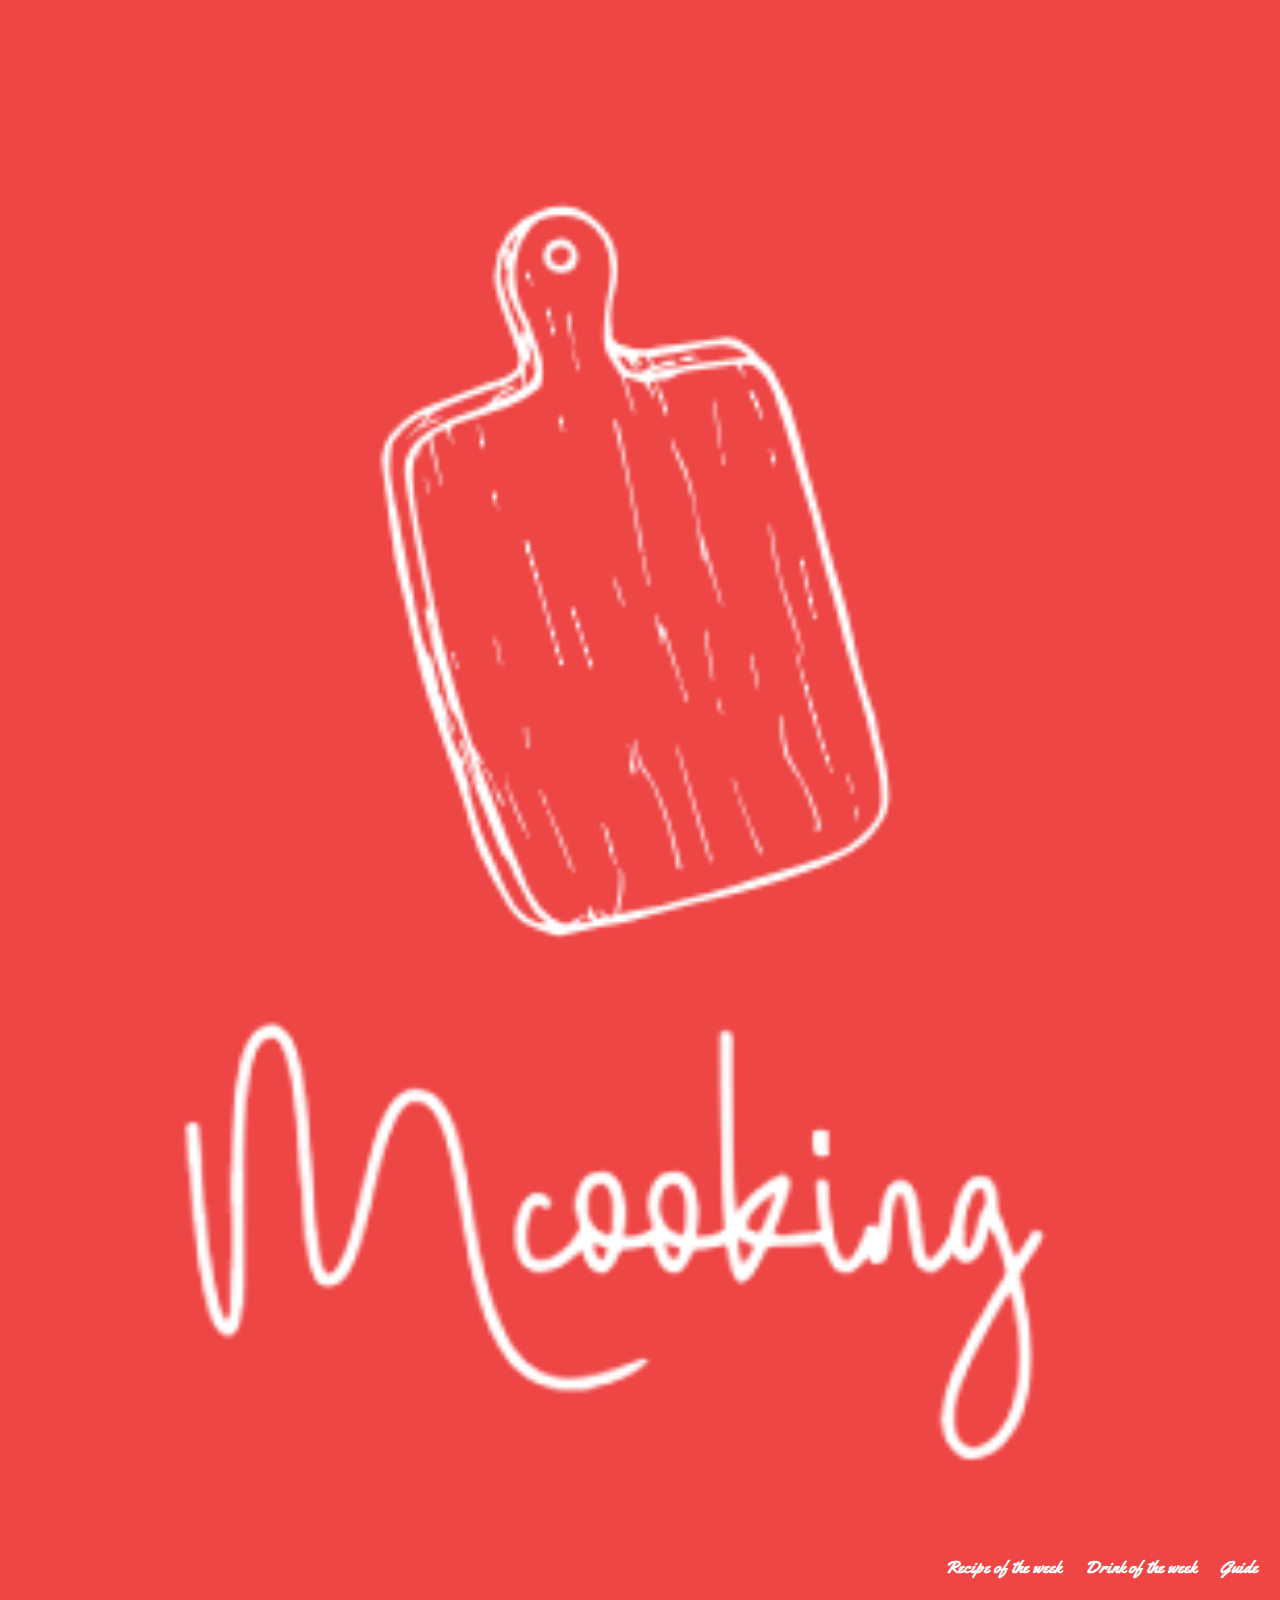
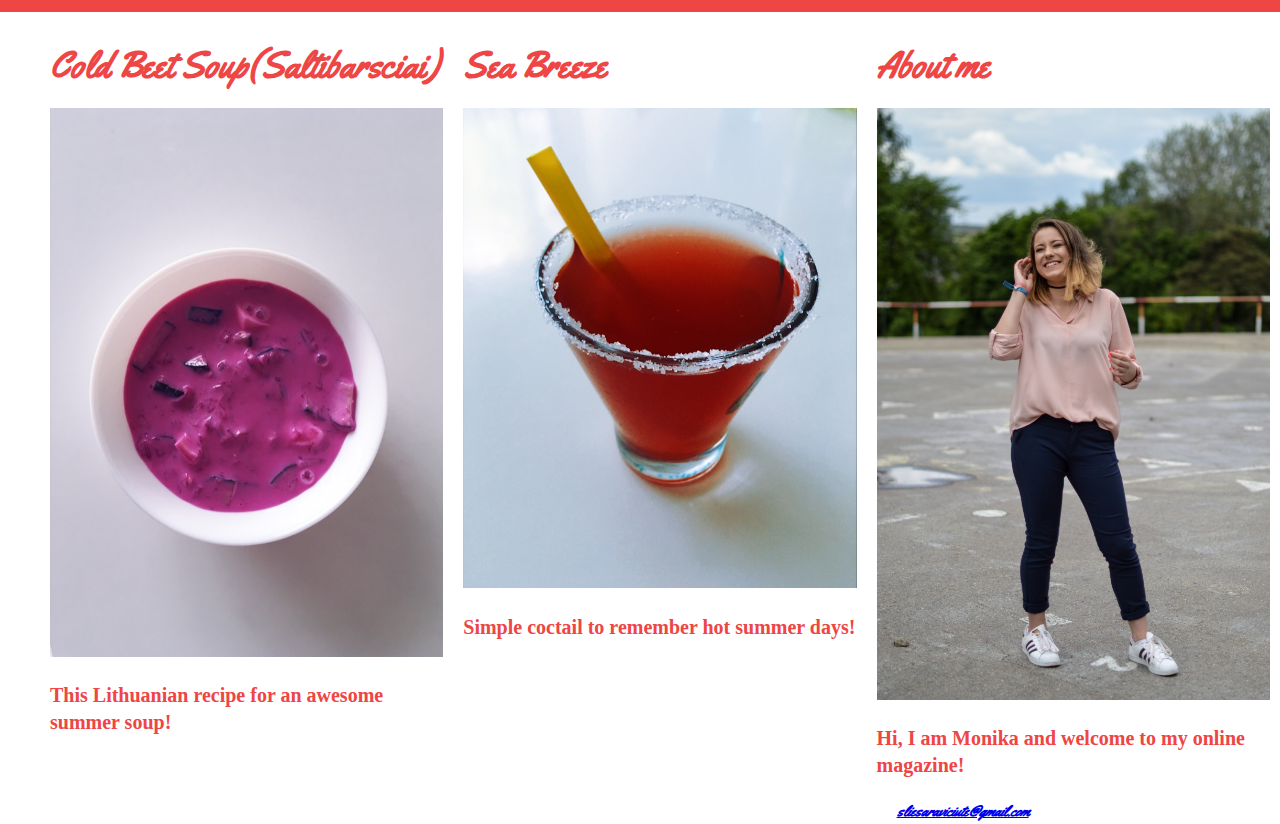
<file: 2018-autumn/exercise2-github/subfolder/monikasliesaraviciute/index.html>
<!DOCTYPE html>
<html lang="en">
<head>
   <link rel="shortcut icon" href="image/logoweb.png"/>
  <title>Mcooking</title>
   <link href="css/style.css" rel="stylesheet" type="text/css" />
    <meta charset="UTF-8">
 <meta name="viewport" content="width=device-width, initial-scale=1">
</head>
<body>

<div class="header">
 <img src="image/logo.png" width="50" alt="logo">
  <a href="#default" class="logo"></a>
  <div class="header-right">
    <a  href="recipe%20of%20the%20week.html">Recipe of the week</a>
    <a href="drinkoftheweek.html">Drink of the week</a>
    <a href="guide.html">Guide</a>
  </div>
</div>

<div title="recipe">
 <link rel="stylesheet" type="text/css" href="//fonts.googleapis.com/css?family=Yellowtail" /> 
<div class="row">
  <div class="column">
    <h2>Cold Beet Soup(Saltibarsciai)</h2>
    <img src="image/IMG_E5068.JPG" width="200" alt="soup">
    <p>This Lithuanian recipe for an awesome summer soup!</p>
  </div>
  <div class="column">
    <h2>Sea Breeze</h2>
    <img src="image/IMG_E5071.JPG" width="225" alt="seabreeze">
    <p>Simple coctail to remember hot summer days!</p>
  </div>
  <div class="column">
    <h2>About me</h2>
    <img src="image/monika.jpg" width="190" alt="Monika">
    <p>Hi, I am Monika and welcome to my online magazine!</p> 
    <div class="adress">
    <address><a href="mailto://sliesaraviciute@gmail.com">sliesaraviciute@gmail.com</a></address>
     </div>
    </div>
      </div>
    </div>
</body>
</html>
</file>
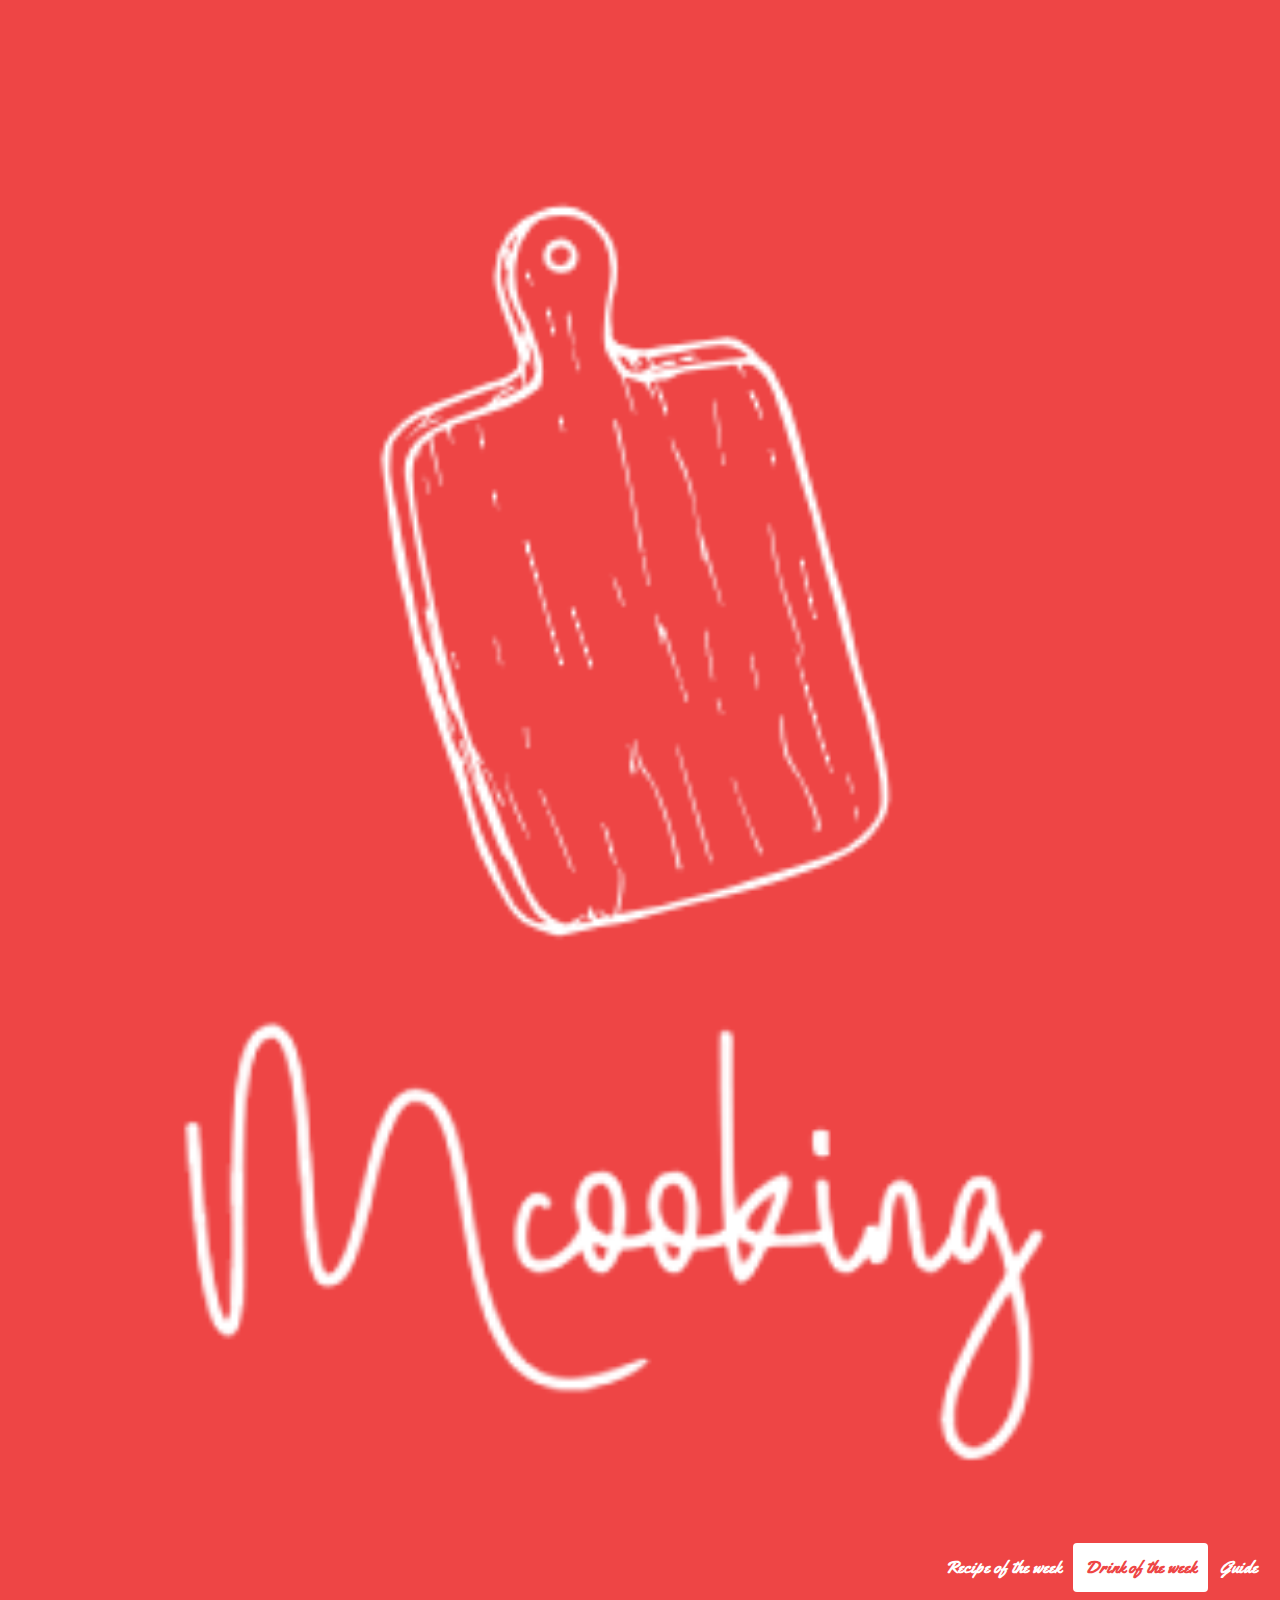
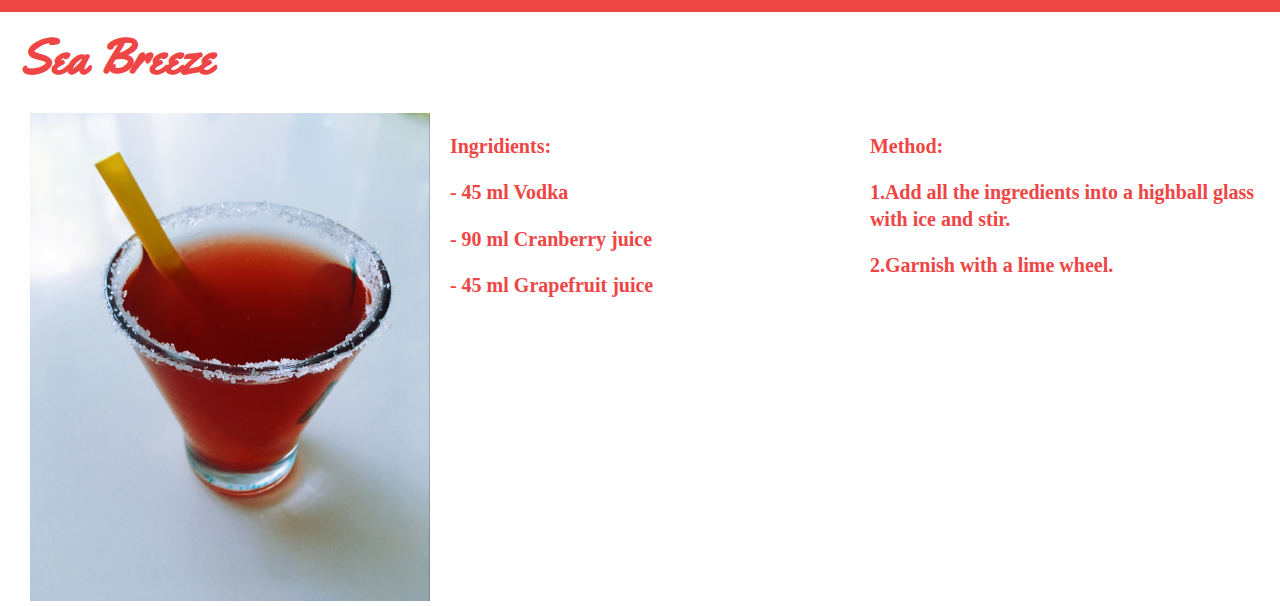
<file: 2018-autumn/exercise2-github/subfolder/monikasliesaraviciute/drinkoftheweek.html>
<!DOCTYPE html>
<html lang="en">
<head>
    <meta charset="UTF-8">
       <link href="css/style.css" rel="stylesheet" type="text/css" />
        <meta name="viewport" content="width=device-width, initial-scale=1">
        <link rel="stylesheet" type="text/css" href="//fonts.googleapis.com/css?family=Yellowtail" /> 
  <link rel="shortcut icon" href="image/logoweb.png"/>
    <title>Mcooking</title>
</head>
<body>
    <div class="header">
 <img src="image/logo.png" width="50" alt="logo">
  <a href="#default" class="logo"></a>
  <div class="header-right">
    <a href="recipe%20of%20the%20week.html">Recipe of the week</a>
    <a class="active" href="drinkoftheweek.html">Drink of the week</a>
    <a href="guide.html">Guide</a>
        </div>
        </div>
    <div title="recipe"></div>
  <div class="row">
  <h1>Sea Breeze</h1>
  <div class="column">
  <img src="image/IMG_E5071.JPG" width="360" alt="seabreeze">
      </div>
      <div class="column">
          <p>Ingridients:</p>
          <p>- 45 ml Vodka</p>
          <p>- 90 ml Cranberry juice</p>
          <p>- 45 ml Grapefruit juice</p>
      </div>
      <div class="column">
      <p>Method:</p>
      <p>1.Add all the ingredients into a highball glass with ice and stir.</p>
      <p>2.Garnish with a lime wheel.</p>
    </div>
    </div>
    </body>
</html>
</file>
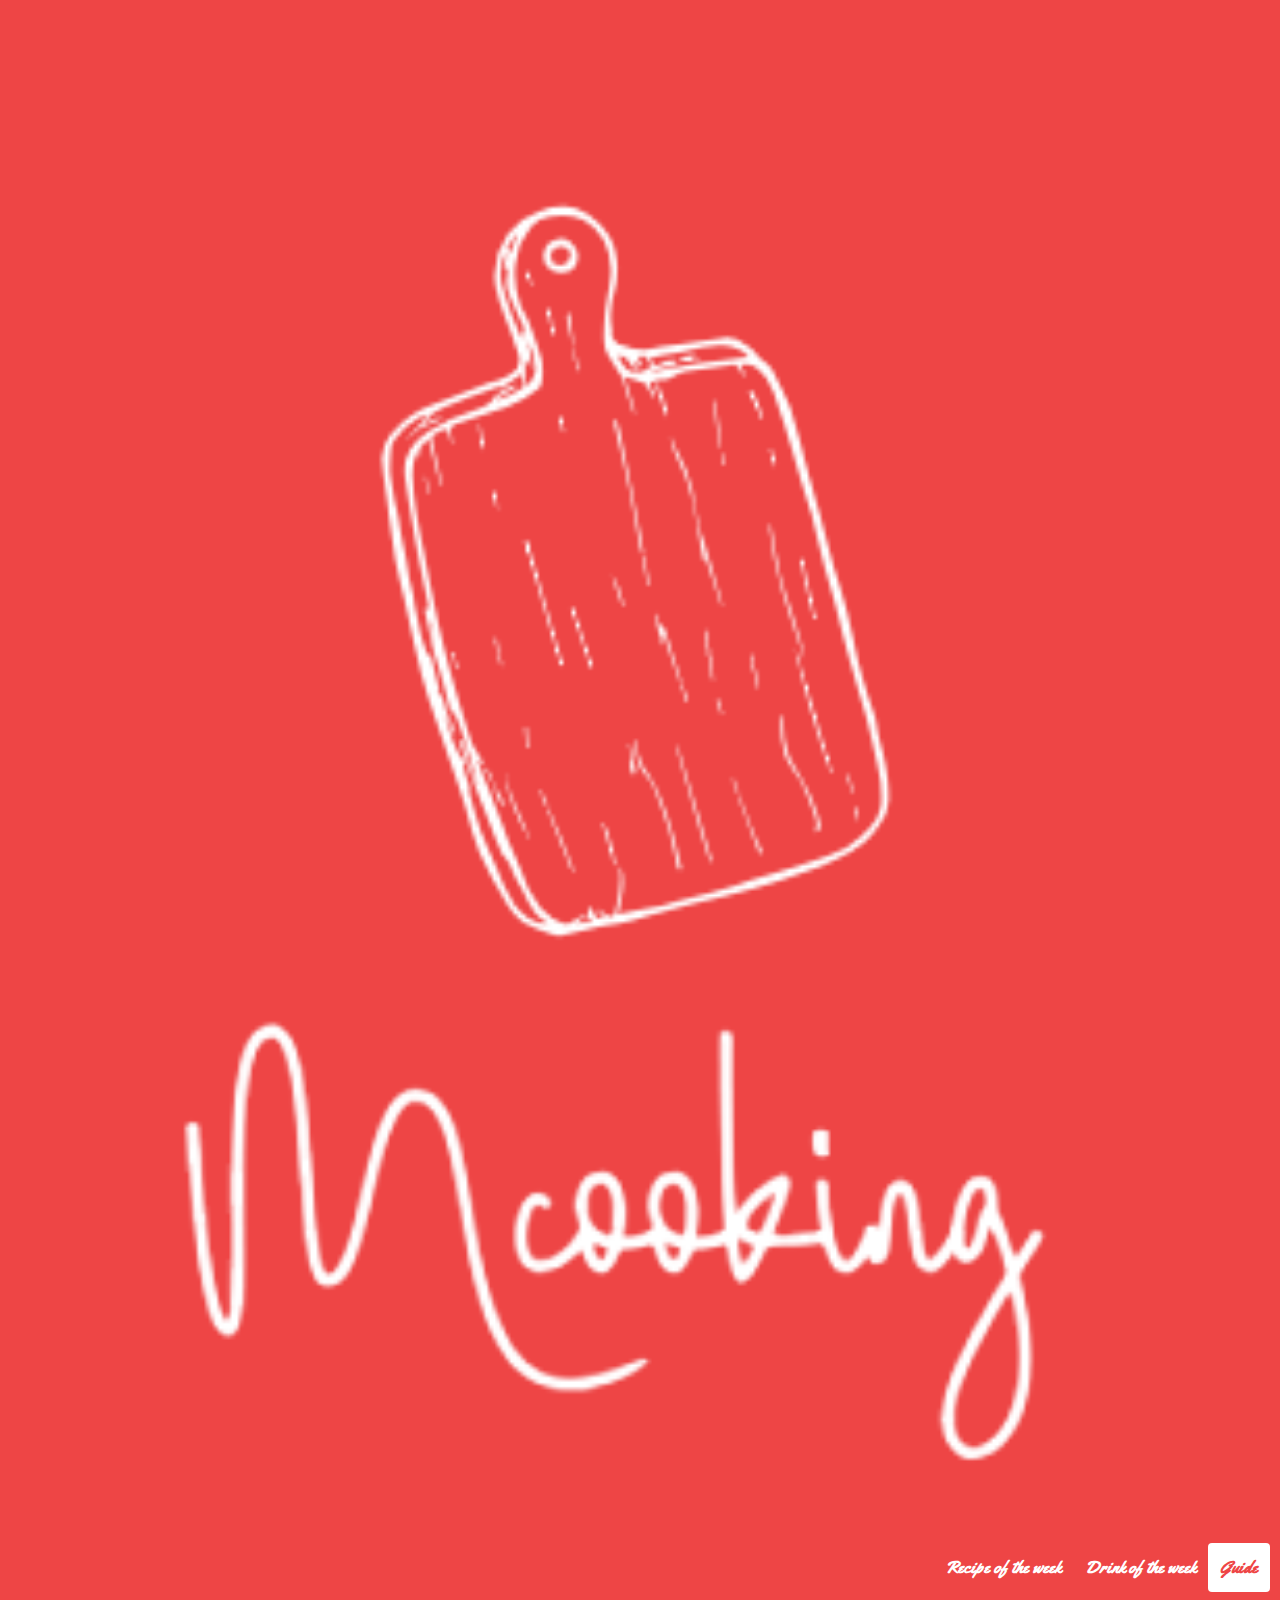
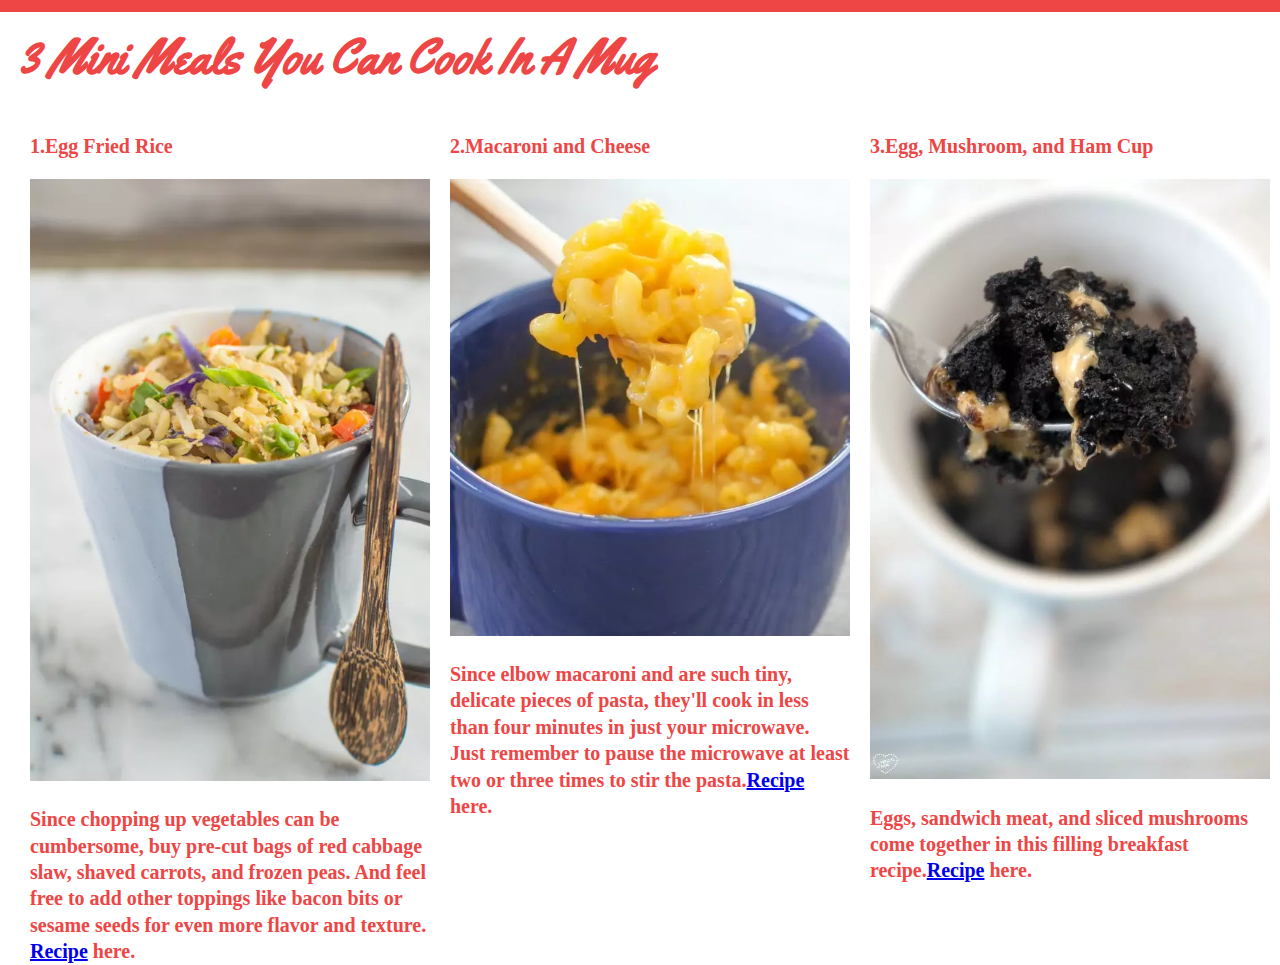
<file: 2018-autumn/exercise2-github/subfolder/monikasliesaraviciute/guide.html>
<!DOCTYPE html>
<html lang="en">
<head>
    <meta charset="UTF-8">
       <link href="css/style.css" rel="stylesheet" type="text/css" />
        <meta name="viewport" content="width=device-width, initial-scale=1">
        <link rel="stylesheet" type="text/css" href="//fonts.googleapis.com/css?family=Yellowtail" /> 
   <link rel="shortcut icon" href="image/logoweb.png"/> <title>Mcooking</title>
</head>
<body>
    <div class="header">
 <img src="image/logo.png" width="50" alt="logo">
  <a href="#default" class="logo"></a>
  <div class="header-right">
    <a href="recipe%20of%20the%20week.html">Recipe of the week</a>
    <a href="drinkoftheweek.html">Drink of the week</a>
    <a class="active" href="guide.html">Guide</a>
        </div>
        </div>
        <div title="recipe"></div>
  <div class="row">
  <h1>3 Mini Meals You Can Cook In A Mug</h1>
  <div class="column">
  <p>1.Egg Fried Rice</p>
  <img src="image/sub-buzz-21335-1534780976-7.png" width="200" alt="ricecup">
  <p>Since chopping up vegetables can be cumbersome, buy pre-cut bags of red cabbage slaw, shaved carrots, and frozen peas. And feel free to add other toppings like bacon bits or sesame seeds for even more flavor and texture. <a href="https://healthynibblesandbits.com/egg-fried-rice-mug/">Recipe</a> here.</p>
      </div>
  <div class="column">
         <p>2.Macaroni and Cheese</p>
  <img src="image/sub-buzz-17735-1534782283-1.png" width="260" alt="macncheese">
          <p>Since elbow macaroni and are such tiny, delicate pieces of pasta, they'll cook in less than four minutes in just your microwave. Just remember to pause the microwave at least two or three times to stir the pasta.<a href="https://kirbiecravings.com/macaroni-and-cheese-in-a-mug/">Recipe</a> here.</p>
      </div>
          <div class="column">
              <p>3.Egg, Mushroom, and Ham Cup</p>
  <img src="image/pinut.png" width="200" alt="brownie">
     <p>Eggs, sandwich meat, and sliced mushrooms come together in this filling breakfast recipe.<a href="https://www.cookincanuck.com/quick-egg-mushroom-ham-cup-recipe-with-variations/">Recipe</a> here.</p>
  </div>
    </div>
    </body>
</html>
</file>
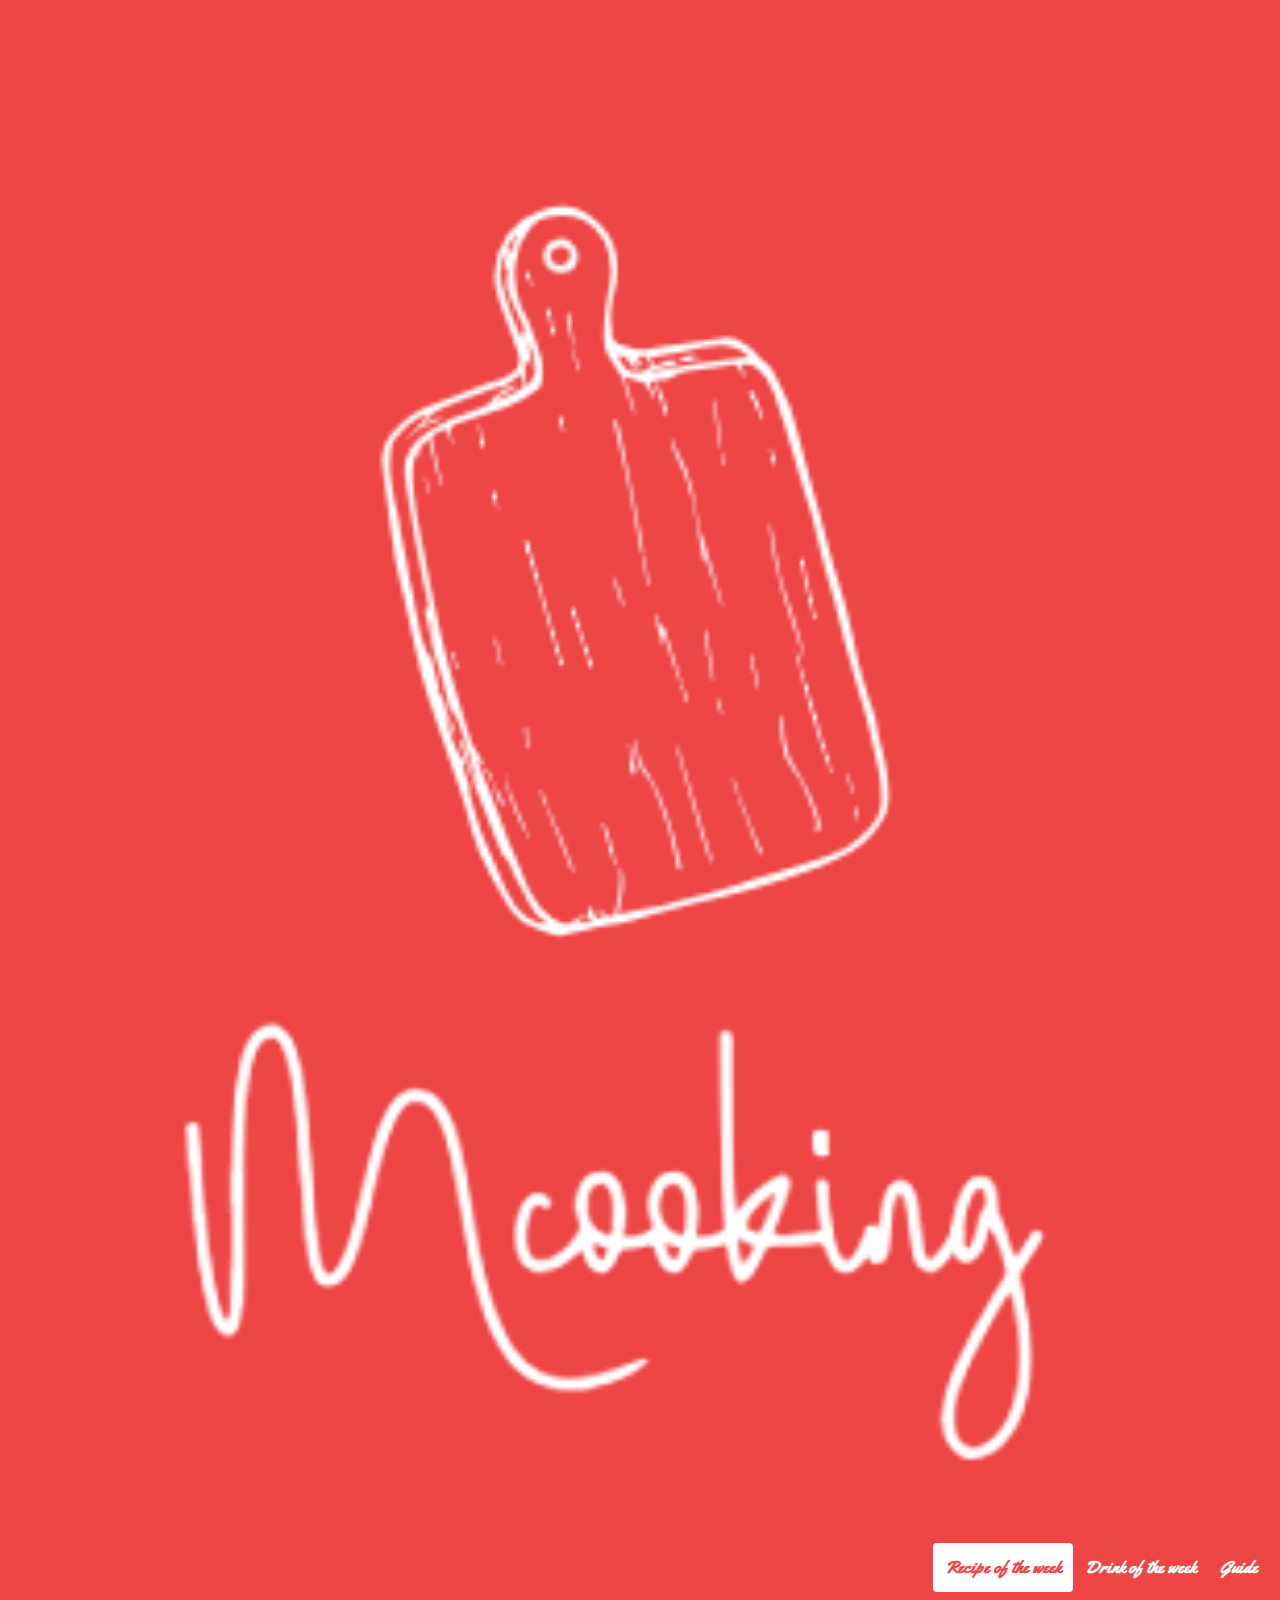
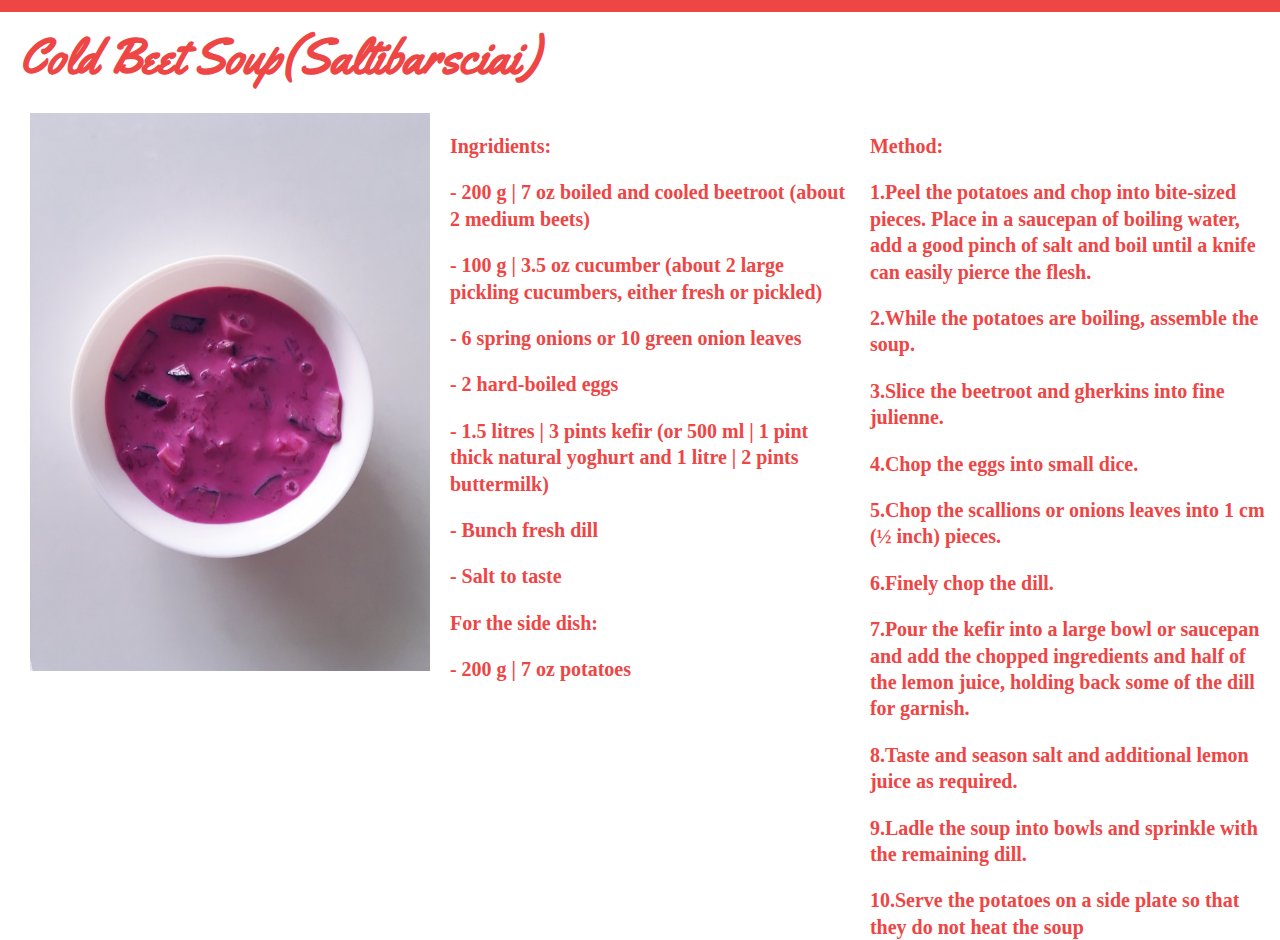
<file: 2018-autumn/exercise2-github/subfolder/monikasliesaraviciute/recipe of the week.html>
<!DOCTYPE html>
<html lang="en">
<head>
    <meta charset="UTF-8">
       <link href="css/style.css" rel="stylesheet" type="text/css" />
        <meta name="viewport" content="width=device-width, initial-scale=1">
        <link rel="stylesheet" type="text/css" href="//fonts.googleapis.com/css?family=Yellowtail" /> 
  <link rel="shortcut icon" href="image/logoweb.png"/>
    <title>Mcooking</title>
</head>
<body>
    <div class="header">
 <img src="image/logo.png" width="50" alt="logo">
  <a href="#default" class="logo"></a>
  <div class="header-right">
    <a class="active" href="#recipe">Recipe of the week</a>
    <a href="drinkoftheweek.html">Drink of the week</a>
    <a href="guide.html">Guide</a>
        </div>
    </div>
    <div title="recipe"></div>
  <div class="row">
  <h1>Cold Beet Soup(Saltibarsciai)</h1>
  <div class="column">
    <img src="image/IMG_E5068.JPG" width="400" alt="soup">
      </div>
     <div class="column">
    <p>Ingridients:</p>
   <p>- 200 g | 7 oz boiled and cooled beetroot (about 2 medium beets)</p> 
    <p>- 100 g | 3.5 oz cucumber (about 2 large pickling cucumbers, either fresh or pickled)</p> 
    <p>- 6 spring onions or 10 green onion leaves</p> 
    <p>- 2 hard-boiled eggs</p> 
    <p>- 1.5 litres | 3 pints kefir (or 500 ml | 1 pint thick natural yoghurt and 1 litre | 2 pints buttermilk)</p>
    <p>- Bunch fresh dill</p>
    <p>- Salt to taste</p>
    <p>For the side dish:</p>
    <p>- 200 g | 7 oz potatoes</p>
      </div>
    <div class="column">
    <p>Method:</p>
   <p>1.Peel the potatoes and chop into bite-sized pieces. Place in a saucepan of boiling water, add a good pinch of salt and boil until a knife can easily pierce the flesh.</p>
    <p>2.While the potatoes are boiling, assemble the soup.</p>
    <p>3.Slice the beetroot and gherkins into fine julienne.</p>
    <p>4.Chop the eggs into small dice.</p>
    <p>5.Chop the scallions or onions leaves into 1 cm (½ inch) pieces.</p>
    <p>6.Finely chop the dill.</p>
    <p>7.Pour the kefir into a large bowl or saucepan and add the chopped ingredients and half of the lemon juice, holding back some of the dill for garnish.</p>
    <p>8.Taste and season salt and additional lemon juice as required.</p>
    <p>9.Ladle the soup into bowls and sprinkle with the remaining dill.</p>
    <p>10.Serve the potatoes on a side plate so that they do not heat the soup</p>
    </div>
      </div>
</body>
</html>
</file>
<file: 2018-autumn/exercise2-github/subfolder/monikasliesaraviciute/css/style.css>
/* Header */
* {
    box-sizing: border-box;
}
body {
    margin: 0;
    font-family: Yellowtail; font-size: 24px; font-style: normal; font-variant: normal; font-weight: 700; line-height: 26.4px;
}

.header {
    overflow: hidden;
    background-color: #EE4545;
    padding: 20px 10px;
}

.header a {
    float: left;
    color: white;
    text-align: center;
    padding: 12px;
    text-decoration: none;
    font-size: 18px;
    line-height: 25px;
    border-radius: 4px;
}

.header a.logo {
    font-size: 25px;
    font-weight: bold;
}

.header a:hover {
    background-color: white;
    color: #EE4545;
}

.header a.active {
    background-color: white;
    color: #EE4545;
}

.header-right {
    float: right;
}

@media screen and (max-width: 500px) {
    .header a {
        float: none;
        display: block;
        text-align: left;
    }

    .header-right {
        float: none;
    }
}

/*body*/
div {
    padding-left: 20px;
    color: #EE4545;
   font-family: Yellowtail ; font-size: 24px; font-style: normal; font-variant: normal; font-weight: 700; line-height: 26.4px; }

* {
    box-sizing: border-box;
}


.column {
    float: left;
    width: 33.33%;
    padding: 10px;
    height: 300px;
}

.row:after {
    content: "";
    display: table;
    clear: both;
}
div.adress {font-size: 15px;
color: #EE4545}
p {font-family: cursive; font-size: 20px; }


@media only screen and (min-width: 300px) {

    img {
        width: 100%;

    }


    #imageandtext {
        width: 50%;
        float: left;
        margin-right: 2%;

    }

    #image {
        background-color: burlywood;
        overflow: auto;
    }

    #text {
        clear: both;
    }

    @media only screen and (min-width: 520px) {

        #collumn {
            width: 33%;

        }
    }

    @media only screen and (min-width: 700px) {

        #flex1 {
            display: flex;
        }

        #image {
            width: 60%;

        }

        #text {
            width: 40%;
            background-color: aquamarine;

        }
    }

    @media only screen and (min-width: 1024px) {
        #wrapper {
            width: 1024px;
            margin: 0 auto;
        }
    }
</file>
